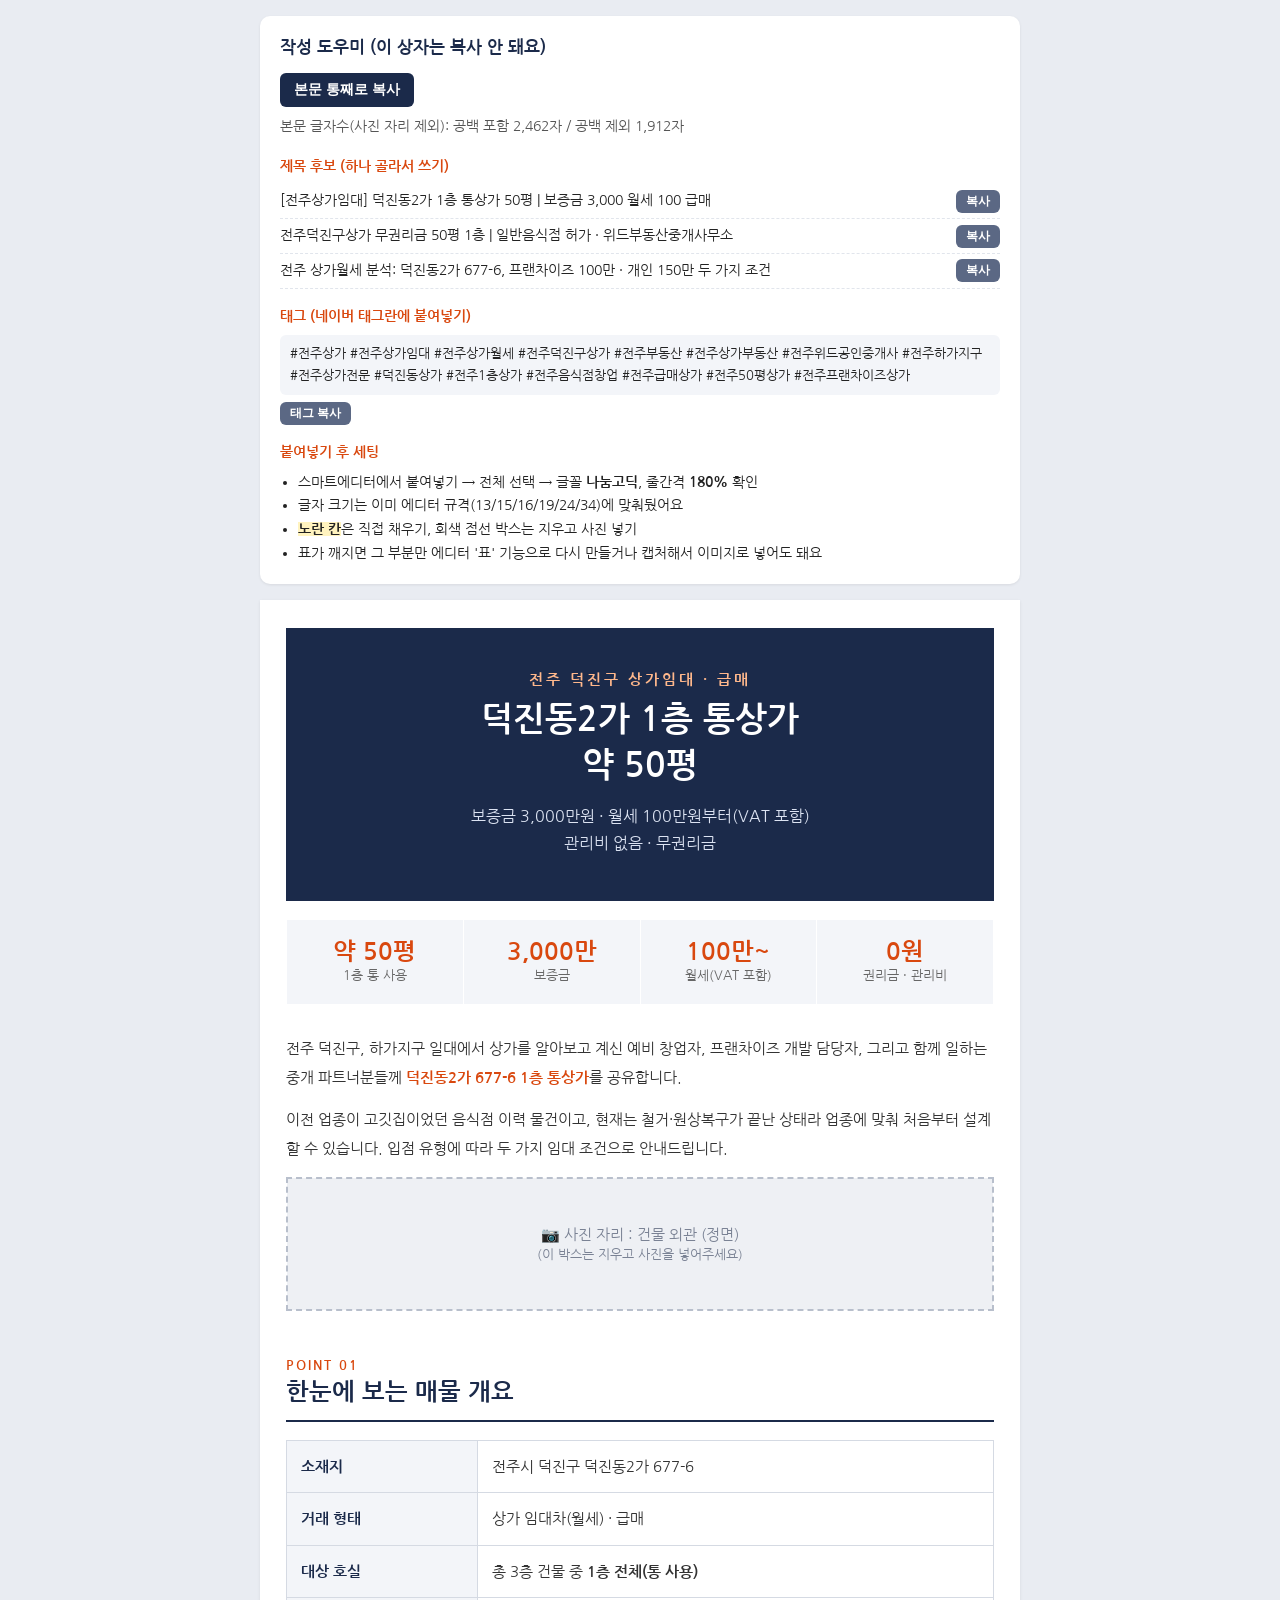
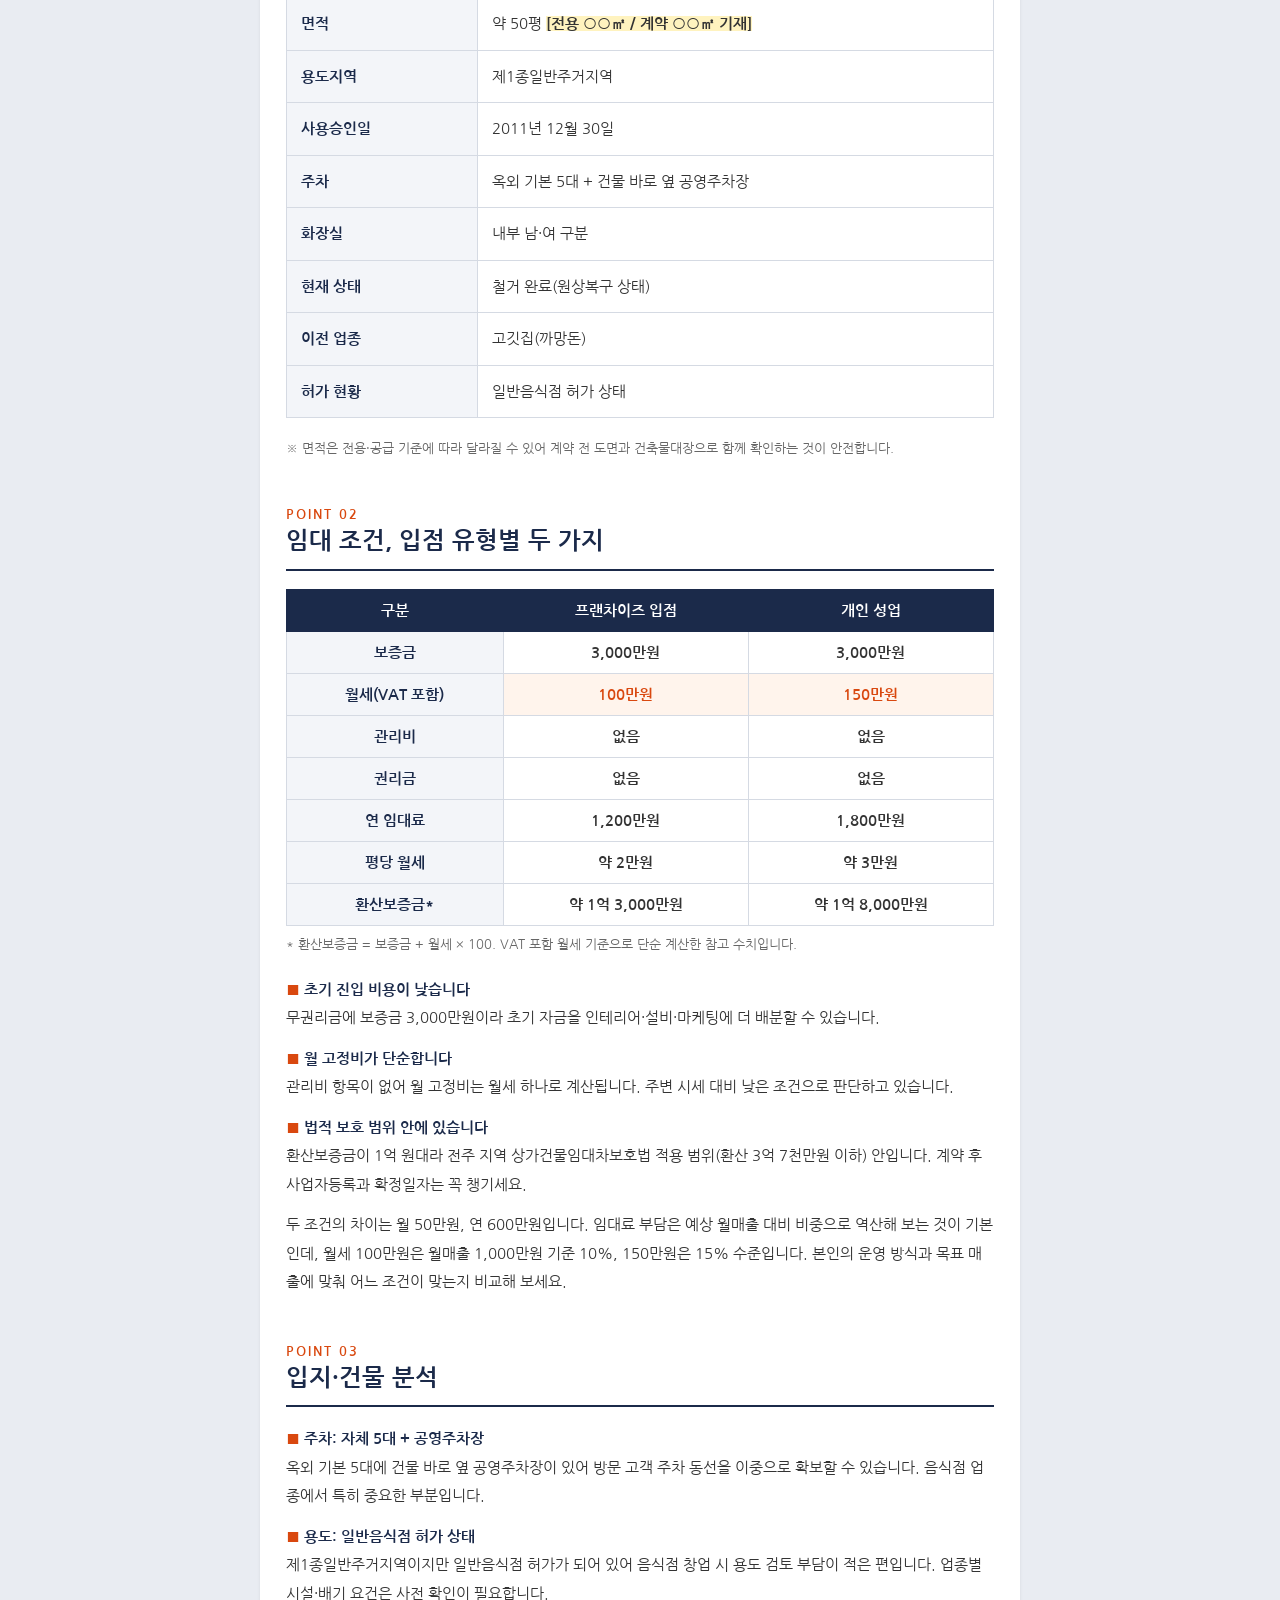
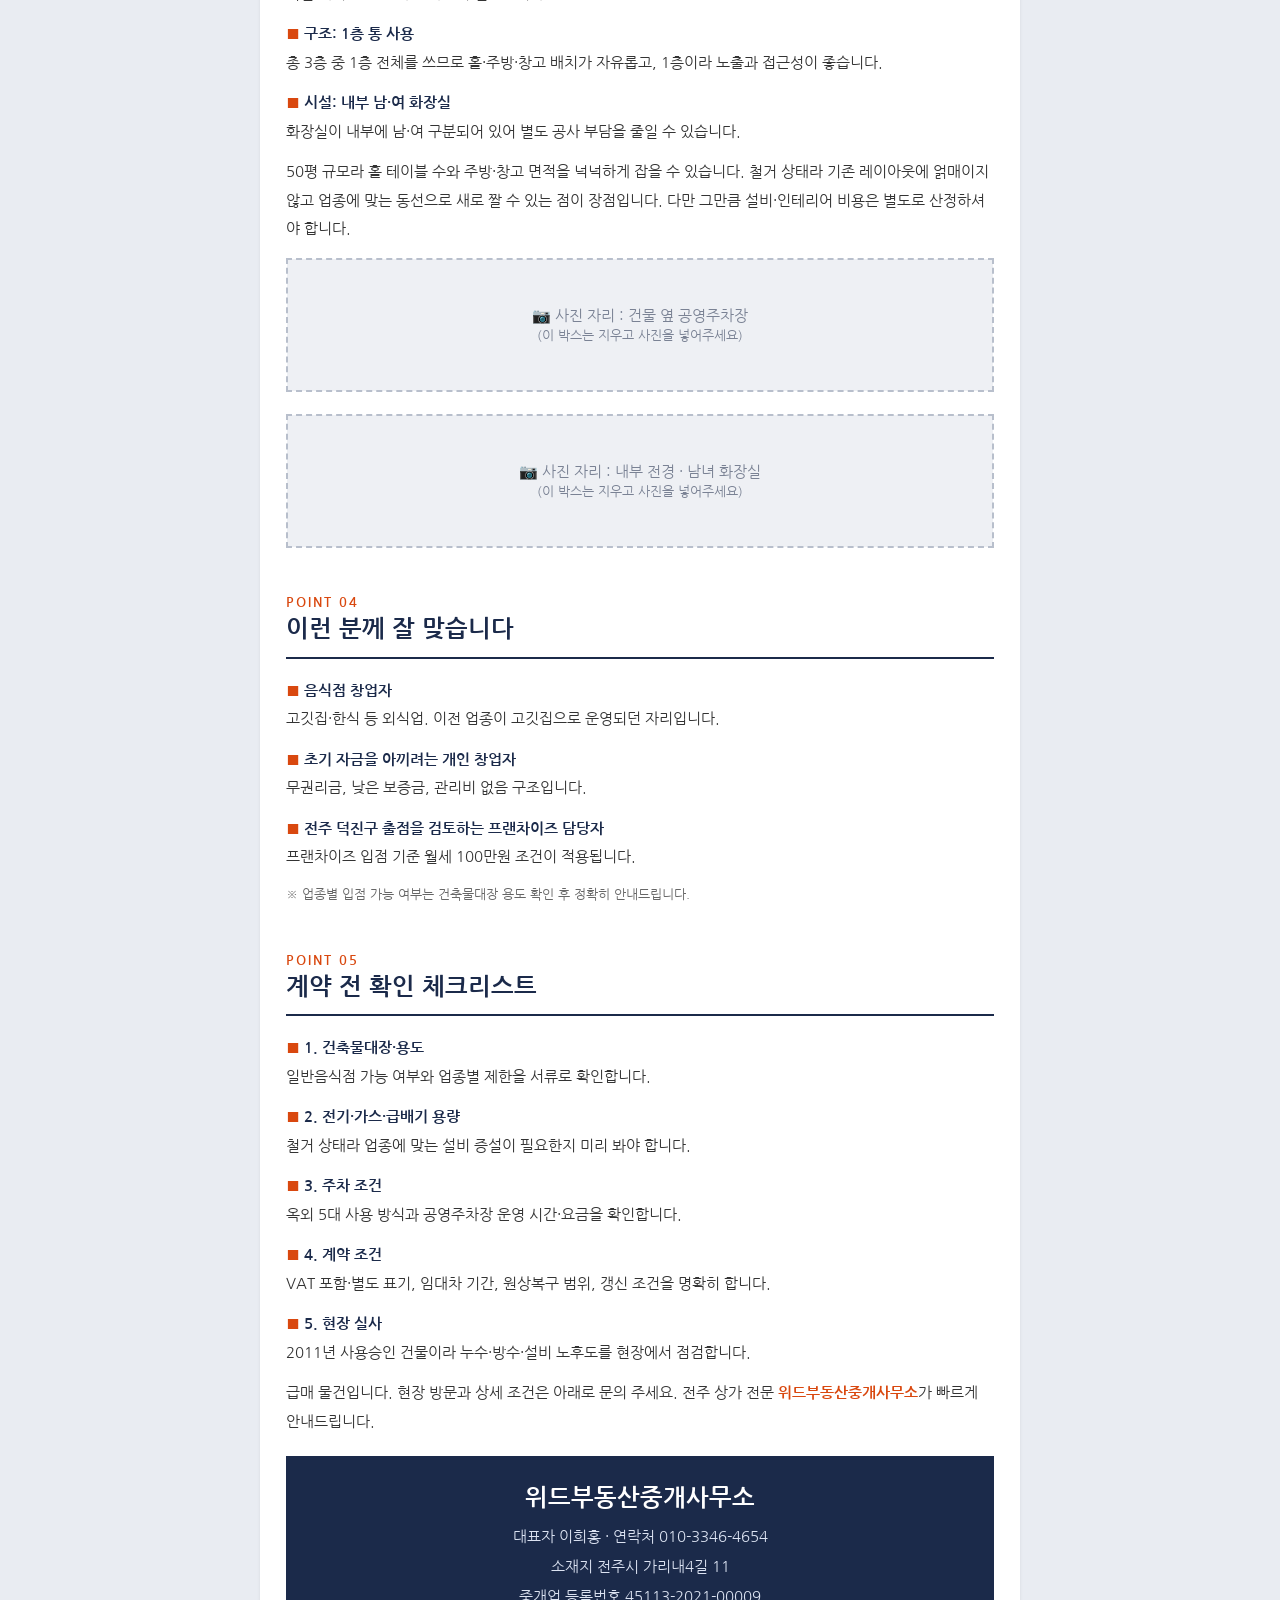
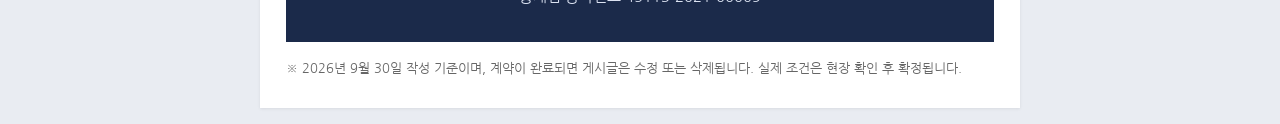
<file: 02_WORKING/BLOG/naver_blog_jeonju_deokjin_sanggu_v1.html>
<!DOCTYPE html>
<html lang="ko">
<head>
<meta charset="utf-8">
<meta name="viewport" content="width=device-width, initial-scale=1">
<title>네이버 블로그 초안 덕진동2가</title>
<link href="https://fonts.googleapis.com/css2?family=Nanum+Gothic:wght@400;700&display=swap" rel="stylesheet">
<style>
  body { margin:0; background:#E9ECF2; font-family:'Nanum Gothic','Malgun Gothic',sans-serif; color:#222; }
  .wrap { max-width:760px; margin:0 auto; padding:16px; }
  .helper { background:#fff; border-radius:10px; padding:18px 20px; margin-bottom:16px; font-size:14px; line-height:1.7; box-shadow:0 1px 3px rgba(0,0,0,.08); }
  .helper h1 { font-size:17px; margin:0 0 10px; color:#1B2A4A; }
  .helper h2 { font-size:14px; margin:16px 0 6px; color:#D9480F; }
  .helper button { cursor:pointer; border:0; border-radius:6px; padding:8px 14px; font-size:14px; font-weight:bold; background:#1B2A4A; color:#fff; }
  .helper button.sm { padding:3px 10px; font-size:12px; margin-left:6px; background:#5B6884; }
  .helper .row { display:flex; align-items:center; justify-content:space-between; gap:8px; padding:5px 0; border-bottom:1px dashed #E1E5EC; }
  .helper .tags { word-break:break-all; background:#F3F5F9; padding:8px 10px; border-radius:6px; font-size:13px; }
  .helper .msg { display:inline-block; margin-left:10px; color:#0B7A3B; font-weight:bold; }
  .helper ul { margin:4px 0 0; padding-left:18px; }
  .stage { background:#fff; padding:28px 26px; box-shadow:0 1px 3px rgba(0,0,0,.08); }
</style>
</head>
<body>
<div class="wrap">

<div class="helper">
  <h1>작성 도우미 (이 상자는 복사 안 돼요)</h1>
  <button onclick="copyPost()">본문 통째로 복사</button><span class="msg" id="msg"></span>
  <div style="margin-top:8px;color:#555;" id="count"></div>

  <h2>제목 후보 (하나 골라서 쓰기)</h2>
  <div class="row"><span>[전주상가임대] 덕진동2가 1층 통상가 50평 | 보증금 3,000 월세 100 급매</span><button class="sm" onclick="copyText(this,'[전주상가임대] 덕진동2가 1층 통상가 50평 | 보증금 3,000 월세 100 급매')">복사</button></div><div class="row"><span>전주덕진구상가 무권리금 50평 1층 | 일반음식점 허가 · 위드부동산중개사무소</span><button class="sm" onclick="copyText(this,'전주덕진구상가 무권리금 50평 1층 | 일반음식점 허가 · 위드부동산중개사무소')">복사</button></div><div class="row"><span>전주 상가월세 분석: 덕진동2가 677-6, 프랜차이즈 100만 · 개인 150만 두 가지 조건</span><button class="sm" onclick="copyText(this,'전주 상가월세 분석: 덕진동2가 677-6, 프랜차이즈 100만 · 개인 150만 두 가지 조건')">복사</button></div>

  <h2>태그 (네이버 태그란에 붙여넣기)</h2>
  <div class="tags" id="tags">#전주상가 #전주상가임대 #전주상가월세 #전주덕진구상가 #전주부동산 #전주상가부동산 #전주위드공인중개사 #전주하가지구 #전주상가전문 #덕진동상가 #전주1층상가 #전주음식점창업 #전주급매상가 #전주50평상가 #전주프랜차이즈상가</div>
  <div style="margin-top:6px;"><button class="sm" style="margin-left:0" onclick="copyText(this, document.getElementById('tags').textContent)">태그 복사</button></div>

  <h2>붙여넣기 후 세팅</h2>
  <ul>
    <li>스마트에디터에서 붙여넣기 → 전체 선택 → 글꼴 <b>나눔고딕</b>, 줄간격 <b>180%</b> 확인</li>
    <li>글자 크기는 이미 에디터 규격(13/15/16/19/24/34)에 맞춰뒀어요</li>
    <li><span style="background:#FFF3BF;font-weight:bold;">노란 칸</span>은 직접 채우기, 회색 점선 박스는 지우고 사진 넣기</li>
    <li>표가 깨지면 그 부분만 에디터 '표' 기능으로 다시 만들거나 캡처해서 이미지로 넣어도 돼요</li>
  </ul>
</div>

<div class="stage">
<div id="post">
<table width="100%" cellpadding="0" cellspacing="0" border="0" style="margin:0 0 18px;border-collapse:collapse;"><tr><td align="center" bgcolor="#1B2A4A" style="font-family:'나눔고딕','Nanum Gothic','Malgun Gothic',sans-serif;padding:44px 20px;"><p style="font-family:'나눔고딕','Nanum Gothic','Malgun Gothic',sans-serif;margin:0 0 10px;font-size:15px;font-weight:bold;color:#FFB88C;letter-spacing:3px;">전주 덕진구 상가임대 · 급매</p><p style="font-family:'나눔고딕','Nanum Gothic','Malgun Gothic',sans-serif;margin:0 0 14px;font-size:34px;font-weight:bold;color:#FFFFFF;line-height:1.35;">덕진동2가 1층 통상가<br>약 50평</p><p style="font-family:'나눔고딕','Nanum Gothic','Malgun Gothic',sans-serif;margin:0;font-size:16px;color:#DCE3F2;line-height:1.7;">보증금 3,000만원 · 월세 100만원부터(VAT 포함)<br>관리비 없음 · 무권리금</p></td></tr></table>
<table width="100%" cellpadding="0" cellspacing="0" border="0" style="margin:0 0 30px;border-collapse:collapse;"><tr><td align="center" bgcolor="#F3F5F9" width="25%" style="font-family:'나눔고딕','Nanum Gothic','Malgun Gothic',sans-serif;padding:20px 4px;border:1px solid #FFFFFF;"><p style="font-family:'나눔고딕','Nanum Gothic','Malgun Gothic',sans-serif;margin:0 0 4px;font-size:24px;font-weight:bold;color:#D9480F;">약 50평</p><p style="font-family:'나눔고딕','Nanum Gothic','Malgun Gothic',sans-serif;margin:0;font-size:13px;color:#666666;">1층 통 사용</p></td><td align="center" bgcolor="#F3F5F9" width="25%" style="font-family:'나눔고딕','Nanum Gothic','Malgun Gothic',sans-serif;padding:20px 4px;border:1px solid #FFFFFF;"><p style="font-family:'나눔고딕','Nanum Gothic','Malgun Gothic',sans-serif;margin:0 0 4px;font-size:24px;font-weight:bold;color:#D9480F;">3,000만</p><p style="font-family:'나눔고딕','Nanum Gothic','Malgun Gothic',sans-serif;margin:0;font-size:13px;color:#666666;">보증금</p></td><td align="center" bgcolor="#F3F5F9" width="25%" style="font-family:'나눔고딕','Nanum Gothic','Malgun Gothic',sans-serif;padding:20px 4px;border:1px solid #FFFFFF;"><p style="font-family:'나눔고딕','Nanum Gothic','Malgun Gothic',sans-serif;margin:0 0 4px;font-size:24px;font-weight:bold;color:#D9480F;">100만~</p><p style="font-family:'나눔고딕','Nanum Gothic','Malgun Gothic',sans-serif;margin:0;font-size:13px;color:#666666;">월세(VAT 포함)</p></td><td align="center" bgcolor="#F3F5F9" width="25%" style="font-family:'나눔고딕','Nanum Gothic','Malgun Gothic',sans-serif;padding:20px 4px;border:1px solid #FFFFFF;"><p style="font-family:'나눔고딕','Nanum Gothic','Malgun Gothic',sans-serif;margin:0 0 4px;font-size:24px;font-weight:bold;color:#D9480F;">0원</p><p style="font-family:'나눔고딕','Nanum Gothic','Malgun Gothic',sans-serif;margin:0;font-size:13px;color:#666666;">권리금 · 관리비</p></td></tr></table>
<p style="font-family:'나눔고딕','Nanum Gothic','Malgun Gothic',sans-serif;margin:0 0 14px;font-size:15px;line-height:1.9;color:#333333;text-align:left;">전주 덕진구, 하가지구 일대에서 상가를 알아보고 계신 예비 창업자, 프랜차이즈 개발 담당자, 그리고 함께 일하는 중개 파트너분들께 <b style="color:#D9480F;">덕진동2가 677-6 1층 통상가</b>를 공유합니다.</p>
<p style="font-family:'나눔고딕','Nanum Gothic','Malgun Gothic',sans-serif;margin:0 0 14px;font-size:15px;line-height:1.9;color:#333333;text-align:left;">이전 업종이 고깃집이었던 음식점 이력 물건이고, 현재는 철거·원상복구가 끝난 상태라 업종에 맞춰 처음부터 설계할 수 있습니다. 입점 유형에 따라 두 가지 임대 조건으로 안내드립니다.</p>
<table data-ph="1" width="100%" cellpadding="0" cellspacing="0" border="0" style="margin:6px 0 22px;border-collapse:collapse;"><tr><td align="center" bgcolor="#EEF0F4" style="font-family:'나눔고딕','Nanum Gothic','Malgun Gothic',sans-serif;padding:46px 10px;border:2px dashed #B8BFCC;font-size:15px;color:#7A8294;">📷 사진 자리 : 건물 외관 (정면)<br><span style="font-size:13px;">(이 박스는 지우고 사진을 넣어주세요)</span></td></tr></table>
<p style="font-family:'나눔고딕','Nanum Gothic','Malgun Gothic',sans-serif;margin:48px 0 4px;font-size:13px;font-weight:bold;color:#D9480F;letter-spacing:2px;">POINT 01</p>
<p style="font-family:'나눔고딕','Nanum Gothic','Malgun Gothic',sans-serif;margin:0 0 18px;padding-bottom:10px;font-size:24px;font-weight:bold;color:#1B2A4A;line-height:1.4;border-bottom:2px solid #1B2A4A;">한눈에 보는 매물 개요</p>
<table width="100%" cellpadding="0" cellspacing="0" border="0" style="margin:0 0 20px;border-collapse:collapse;">
<tr><td width="27%" bgcolor="#F3F5F9" style="font-family:'나눔고딕','Nanum Gothic','Malgun Gothic',sans-serif;padding:13px 14px;border:1px solid #D5DAE3;font-size:15px;font-weight:bold;color:#1B2A4A;">소재지</td><td style="font-family:'나눔고딕','Nanum Gothic','Malgun Gothic',sans-serif;padding:13px 14px;border:1px solid #D5DAE3;font-size:15px;color:#333333;line-height:1.7;">전주시 덕진구 덕진동2가 677-6</td></tr>
<tr><td width="27%" bgcolor="#F3F5F9" style="font-family:'나눔고딕','Nanum Gothic','Malgun Gothic',sans-serif;padding:13px 14px;border:1px solid #D5DAE3;font-size:15px;font-weight:bold;color:#1B2A4A;">거래 형태</td><td style="font-family:'나눔고딕','Nanum Gothic','Malgun Gothic',sans-serif;padding:13px 14px;border:1px solid #D5DAE3;font-size:15px;color:#333333;line-height:1.7;">상가 임대차(월세) · 급매</td></tr>
<tr><td width="27%" bgcolor="#F3F5F9" style="font-family:'나눔고딕','Nanum Gothic','Malgun Gothic',sans-serif;padding:13px 14px;border:1px solid #D5DAE3;font-size:15px;font-weight:bold;color:#1B2A4A;">대상 호실</td><td style="font-family:'나눔고딕','Nanum Gothic','Malgun Gothic',sans-serif;padding:13px 14px;border:1px solid #D5DAE3;font-size:15px;color:#333333;line-height:1.7;">총 3층 건물 중 <b>1층 전체(통 사용)</b></td></tr>
<tr><td width="27%" bgcolor="#F3F5F9" style="font-family:'나눔고딕','Nanum Gothic','Malgun Gothic',sans-serif;padding:13px 14px;border:1px solid #D5DAE3;font-size:15px;font-weight:bold;color:#1B2A4A;">면적</td><td style="font-family:'나눔고딕','Nanum Gothic','Malgun Gothic',sans-serif;padding:13px 14px;border:1px solid #D5DAE3;font-size:15px;color:#333333;line-height:1.7;">약 50평 <span style="background-color:#FFF3BF;font-weight:bold;color:#333333;">[전용 ○○㎡ / 계약 ○○㎡ 기재]</span></td></tr>
<tr><td width="27%" bgcolor="#F3F5F9" style="font-family:'나눔고딕','Nanum Gothic','Malgun Gothic',sans-serif;padding:13px 14px;border:1px solid #D5DAE3;font-size:15px;font-weight:bold;color:#1B2A4A;">용도지역</td><td style="font-family:'나눔고딕','Nanum Gothic','Malgun Gothic',sans-serif;padding:13px 14px;border:1px solid #D5DAE3;font-size:15px;color:#333333;line-height:1.7;">제1종일반주거지역</td></tr>
<tr><td width="27%" bgcolor="#F3F5F9" style="font-family:'나눔고딕','Nanum Gothic','Malgun Gothic',sans-serif;padding:13px 14px;border:1px solid #D5DAE3;font-size:15px;font-weight:bold;color:#1B2A4A;">사용승인일</td><td style="font-family:'나눔고딕','Nanum Gothic','Malgun Gothic',sans-serif;padding:13px 14px;border:1px solid #D5DAE3;font-size:15px;color:#333333;line-height:1.7;">2011년 12월 30일</td></tr>
<tr><td width="27%" bgcolor="#F3F5F9" style="font-family:'나눔고딕','Nanum Gothic','Malgun Gothic',sans-serif;padding:13px 14px;border:1px solid #D5DAE3;font-size:15px;font-weight:bold;color:#1B2A4A;">주차</td><td style="font-family:'나눔고딕','Nanum Gothic','Malgun Gothic',sans-serif;padding:13px 14px;border:1px solid #D5DAE3;font-size:15px;color:#333333;line-height:1.7;">옥외 기본 5대 + 건물 바로 옆 공영주차장</td></tr>
<tr><td width="27%" bgcolor="#F3F5F9" style="font-family:'나눔고딕','Nanum Gothic','Malgun Gothic',sans-serif;padding:13px 14px;border:1px solid #D5DAE3;font-size:15px;font-weight:bold;color:#1B2A4A;">화장실</td><td style="font-family:'나눔고딕','Nanum Gothic','Malgun Gothic',sans-serif;padding:13px 14px;border:1px solid #D5DAE3;font-size:15px;color:#333333;line-height:1.7;">내부 남·여 구분</td></tr>
<tr><td width="27%" bgcolor="#F3F5F9" style="font-family:'나눔고딕','Nanum Gothic','Malgun Gothic',sans-serif;padding:13px 14px;border:1px solid #D5DAE3;font-size:15px;font-weight:bold;color:#1B2A4A;">현재 상태</td><td style="font-family:'나눔고딕','Nanum Gothic','Malgun Gothic',sans-serif;padding:13px 14px;border:1px solid #D5DAE3;font-size:15px;color:#333333;line-height:1.7;">철거 완료(원상복구 상태)</td></tr>
<tr><td width="27%" bgcolor="#F3F5F9" style="font-family:'나눔고딕','Nanum Gothic','Malgun Gothic',sans-serif;padding:13px 14px;border:1px solid #D5DAE3;font-size:15px;font-weight:bold;color:#1B2A4A;">이전 업종</td><td style="font-family:'나눔고딕','Nanum Gothic','Malgun Gothic',sans-serif;padding:13px 14px;border:1px solid #D5DAE3;font-size:15px;color:#333333;line-height:1.7;">고깃집(까망돈)</td></tr>
<tr><td width="27%" bgcolor="#F3F5F9" style="font-family:'나눔고딕','Nanum Gothic','Malgun Gothic',sans-serif;padding:13px 14px;border:1px solid #D5DAE3;font-size:15px;font-weight:bold;color:#1B2A4A;">허가 현황</td><td style="font-family:'나눔고딕','Nanum Gothic','Malgun Gothic',sans-serif;padding:13px 14px;border:1px solid #D5DAE3;font-size:15px;color:#333333;line-height:1.7;">일반음식점 허가 상태</td></tr>
</table>
<p style="font-family:'나눔고딕','Nanum Gothic','Malgun Gothic',sans-serif;margin:0 0 6px;font-size:13px;line-height:1.7;color:#666666;text-align:left;">※ 면적은 전용·공급 기준에 따라 달라질 수 있어 계약 전 도면과 건축물대장으로 함께 확인하는 것이 안전합니다.</p>
<p style="font-family:'나눔고딕','Nanum Gothic','Malgun Gothic',sans-serif;margin:48px 0 4px;font-size:13px;font-weight:bold;color:#D9480F;letter-spacing:2px;">POINT 02</p>
<p style="font-family:'나눔고딕','Nanum Gothic','Malgun Gothic',sans-serif;margin:0 0 18px;padding-bottom:10px;font-size:24px;font-weight:bold;color:#1B2A4A;line-height:1.4;border-bottom:2px solid #1B2A4A;">임대 조건, 입점 유형별 두 가지</p>
<table width="100%" cellpadding="0" cellspacing="0" border="0" style="margin:0 0 8px;border-collapse:collapse;">
<tr><td align="center" bgcolor="#1B2A4A" style="font-family:'나눔고딕','Nanum Gothic','Malgun Gothic',sans-serif;padding:13px 8px;border:1px solid #1B2A4A;font-size:15px;font-weight:bold;color:#FFFFFF;">구분</td><td align="center" bgcolor="#1B2A4A" style="font-family:'나눔고딕','Nanum Gothic','Malgun Gothic',sans-serif;padding:13px 8px;border:1px solid #1B2A4A;font-size:15px;font-weight:bold;color:#FFFFFF;">프랜차이즈 입점</td><td align="center" bgcolor="#1B2A4A" style="font-family:'나눔고딕','Nanum Gothic','Malgun Gothic',sans-serif;padding:13px 8px;border:1px solid #1B2A4A;font-size:15px;font-weight:bold;color:#FFFFFF;">개인 성업</td></tr>
<tr><td align="center" bgcolor="#F3F5F9" style="font-family:'나눔고딕','Nanum Gothic','Malgun Gothic',sans-serif;padding:13px 8px;border:1px solid #D5DAE3;font-size:15px;font-weight:bold;color:#1B2A4A;">보증금</td><td align="center" bgcolor="#FFFFFF" style="font-family:'나눔고딕','Nanum Gothic','Malgun Gothic',sans-serif;padding:13px 8px;border:1px solid #D5DAE3;font-size:15px;font-weight:bold;color:#333333;">3,000만원</td><td align="center" bgcolor="#FFFFFF" style="font-family:'나눔고딕','Nanum Gothic','Malgun Gothic',sans-serif;padding:13px 8px;border:1px solid #D5DAE3;font-size:15px;font-weight:bold;color:#333333;">3,000만원</td></tr>
<tr><td align="center" bgcolor="#F3F5F9" style="font-family:'나눔고딕','Nanum Gothic','Malgun Gothic',sans-serif;padding:13px 8px;border:1px solid #D5DAE3;font-size:15px;font-weight:bold;color:#1B2A4A;">월세(VAT 포함)</td><td align="center" bgcolor="#FFF4EC" style="font-family:'나눔고딕','Nanum Gothic','Malgun Gothic',sans-serif;padding:13px 8px;border:1px solid #D5DAE3;font-size:15px;font-weight:bold;color:#D9480F;">100만원</td><td align="center" bgcolor="#FFF4EC" style="font-family:'나눔고딕','Nanum Gothic','Malgun Gothic',sans-serif;padding:13px 8px;border:1px solid #D5DAE3;font-size:15px;font-weight:bold;color:#D9480F;">150만원</td></tr>
<tr><td align="center" bgcolor="#F3F5F9" style="font-family:'나눔고딕','Nanum Gothic','Malgun Gothic',sans-serif;padding:13px 8px;border:1px solid #D5DAE3;font-size:15px;font-weight:bold;color:#1B2A4A;">관리비</td><td align="center" bgcolor="#FFFFFF" style="font-family:'나눔고딕','Nanum Gothic','Malgun Gothic',sans-serif;padding:13px 8px;border:1px solid #D5DAE3;font-size:15px;font-weight:bold;color:#333333;">없음</td><td align="center" bgcolor="#FFFFFF" style="font-family:'나눔고딕','Nanum Gothic','Malgun Gothic',sans-serif;padding:13px 8px;border:1px solid #D5DAE3;font-size:15px;font-weight:bold;color:#333333;">없음</td></tr>
<tr><td align="center" bgcolor="#F3F5F9" style="font-family:'나눔고딕','Nanum Gothic','Malgun Gothic',sans-serif;padding:13px 8px;border:1px solid #D5DAE3;font-size:15px;font-weight:bold;color:#1B2A4A;">권리금</td><td align="center" bgcolor="#FFFFFF" style="font-family:'나눔고딕','Nanum Gothic','Malgun Gothic',sans-serif;padding:13px 8px;border:1px solid #D5DAE3;font-size:15px;font-weight:bold;color:#333333;">없음</td><td align="center" bgcolor="#FFFFFF" style="font-family:'나눔고딕','Nanum Gothic','Malgun Gothic',sans-serif;padding:13px 8px;border:1px solid #D5DAE3;font-size:15px;font-weight:bold;color:#333333;">없음</td></tr>
<tr><td align="center" bgcolor="#F3F5F9" style="font-family:'나눔고딕','Nanum Gothic','Malgun Gothic',sans-serif;padding:13px 8px;border:1px solid #D5DAE3;font-size:15px;font-weight:bold;color:#1B2A4A;">연 임대료</td><td align="center" bgcolor="#FFFFFF" style="font-family:'나눔고딕','Nanum Gothic','Malgun Gothic',sans-serif;padding:13px 8px;border:1px solid #D5DAE3;font-size:15px;font-weight:bold;color:#333333;">1,200만원</td><td align="center" bgcolor="#FFFFFF" style="font-family:'나눔고딕','Nanum Gothic','Malgun Gothic',sans-serif;padding:13px 8px;border:1px solid #D5DAE3;font-size:15px;font-weight:bold;color:#333333;">1,800만원</td></tr>
<tr><td align="center" bgcolor="#F3F5F9" style="font-family:'나눔고딕','Nanum Gothic','Malgun Gothic',sans-serif;padding:13px 8px;border:1px solid #D5DAE3;font-size:15px;font-weight:bold;color:#1B2A4A;">평당 월세</td><td align="center" bgcolor="#FFFFFF" style="font-family:'나눔고딕','Nanum Gothic','Malgun Gothic',sans-serif;padding:13px 8px;border:1px solid #D5DAE3;font-size:15px;font-weight:bold;color:#333333;">약 2만원</td><td align="center" bgcolor="#FFFFFF" style="font-family:'나눔고딕','Nanum Gothic','Malgun Gothic',sans-serif;padding:13px 8px;border:1px solid #D5DAE3;font-size:15px;font-weight:bold;color:#333333;">약 3만원</td></tr>
<tr><td align="center" bgcolor="#F3F5F9" style="font-family:'나눔고딕','Nanum Gothic','Malgun Gothic',sans-serif;padding:13px 8px;border:1px solid #D5DAE3;font-size:15px;font-weight:bold;color:#1B2A4A;">환산보증금*</td><td align="center" bgcolor="#FFFFFF" style="font-family:'나눔고딕','Nanum Gothic','Malgun Gothic',sans-serif;padding:13px 8px;border:1px solid #D5DAE3;font-size:15px;font-weight:bold;color:#333333;">약 1억 3,000만원</td><td align="center" bgcolor="#FFFFFF" style="font-family:'나눔고딕','Nanum Gothic','Malgun Gothic',sans-serif;padding:13px 8px;border:1px solid #D5DAE3;font-size:15px;font-weight:bold;color:#333333;">약 1억 8,000만원</td></tr>
</table>
<p style="font-family:'나눔고딕','Nanum Gothic','Malgun Gothic',sans-serif;margin:0 0 20px;font-size:13px;line-height:1.7;color:#666666;text-align:left;">* 환산보증금 = 보증금 + 월세 × 100. VAT 포함 월세 기준으로 단순 계산한 참고 수치입니다.</p>
<p style="font-family:'나눔고딕','Nanum Gothic','Malgun Gothic',sans-serif;margin:0 0 12px;font-size:15px;line-height:1.9;color:#333333;"><b style="color:#D9480F;">■</b> <b style="color:#1B2A4A;">초기 진입 비용이 낮습니다</b><br>무권리금에 보증금 3,000만원이라 초기 자금을 인테리어·설비·마케팅에 더 배분할 수 있습니다.</p>
<p style="font-family:'나눔고딕','Nanum Gothic','Malgun Gothic',sans-serif;margin:0 0 12px;font-size:15px;line-height:1.9;color:#333333;"><b style="color:#D9480F;">■</b> <b style="color:#1B2A4A;">월 고정비가 단순합니다</b><br>관리비 항목이 없어 월 고정비는 월세 하나로 계산됩니다. 주변 시세 대비 낮은 조건으로 판단하고 있습니다.</p>
<p style="font-family:'나눔고딕','Nanum Gothic','Malgun Gothic',sans-serif;margin:0 0 12px;font-size:15px;line-height:1.9;color:#333333;"><b style="color:#D9480F;">■</b> <b style="color:#1B2A4A;">법적 보호 범위 안에 있습니다</b><br>환산보증금이 1억 원대라 전주 지역 상가건물임대차보호법 적용 범위(환산 3억 7천만원 이하) 안입니다. 계약 후 사업자등록과 확정일자는 꼭 챙기세요.</p>
<p style="font-family:'나눔고딕','Nanum Gothic','Malgun Gothic',sans-serif;margin:0 0 14px;font-size:15px;line-height:1.9;color:#333333;text-align:left;">두 조건의 차이는 월 50만원, 연 600만원입니다. 임대료 부담은 예상 월매출 대비 비중으로 역산해 보는 것이 기본인데, 월세 100만원은 월매출 1,000만원 기준 10%, 150만원은 15% 수준입니다. 본인의 운영 방식과 목표 매출에 맞춰 어느 조건이 맞는지 비교해 보세요.</p>
<p style="font-family:'나눔고딕','Nanum Gothic','Malgun Gothic',sans-serif;margin:48px 0 4px;font-size:13px;font-weight:bold;color:#D9480F;letter-spacing:2px;">POINT 03</p>
<p style="font-family:'나눔고딕','Nanum Gothic','Malgun Gothic',sans-serif;margin:0 0 18px;padding-bottom:10px;font-size:24px;font-weight:bold;color:#1B2A4A;line-height:1.4;border-bottom:2px solid #1B2A4A;">입지·건물 분석</p>
<p style="font-family:'나눔고딕','Nanum Gothic','Malgun Gothic',sans-serif;margin:0 0 12px;font-size:15px;line-height:1.9;color:#333333;"><b style="color:#D9480F;">■</b> <b style="color:#1B2A4A;">주차: 자체 5대 + 공영주차장</b><br>옥외 기본 5대에 건물 바로 옆 공영주차장이 있어 방문 고객 주차 동선을 이중으로 확보할 수 있습니다. 음식점 업종에서 특히 중요한 부분입니다.</p>
<p style="font-family:'나눔고딕','Nanum Gothic','Malgun Gothic',sans-serif;margin:0 0 12px;font-size:15px;line-height:1.9;color:#333333;"><b style="color:#D9480F;">■</b> <b style="color:#1B2A4A;">용도: 일반음식점 허가 상태</b><br>제1종일반주거지역이지만 일반음식점 허가가 되어 있어 음식점 창업 시 용도 검토 부담이 적은 편입니다. 업종별 시설·배기 요건은 사전 확인이 필요합니다.</p>
<p style="font-family:'나눔고딕','Nanum Gothic','Malgun Gothic',sans-serif;margin:0 0 12px;font-size:15px;line-height:1.9;color:#333333;"><b style="color:#D9480F;">■</b> <b style="color:#1B2A4A;">구조: 1층 통 사용</b><br>총 3층 중 1층 전체를 쓰므로 홀·주방·창고 배치가 자유롭고, 1층이라 노출과 접근성이 좋습니다.</p>
<p style="font-family:'나눔고딕','Nanum Gothic','Malgun Gothic',sans-serif;margin:0 0 12px;font-size:15px;line-height:1.9;color:#333333;"><b style="color:#D9480F;">■</b> <b style="color:#1B2A4A;">시설: 내부 남·여 화장실</b><br>화장실이 내부에 남·여 구분되어 있어 별도 공사 부담을 줄일 수 있습니다.</p>
<p style="font-family:'나눔고딕','Nanum Gothic','Malgun Gothic',sans-serif;margin:0 0 14px;font-size:15px;line-height:1.9;color:#333333;text-align:left;">50평 규모라 홀 테이블 수와 주방·창고 면적을 넉넉하게 잡을 수 있습니다. 철거 상태라 기존 레이아웃에 얽매이지 않고 업종에 맞는 동선으로 새로 짤 수 있는 점이 장점입니다. 다만 그만큼 설비·인테리어 비용은 별도로 산정하셔야 합니다.</p>
<table data-ph="1" width="100%" cellpadding="0" cellspacing="0" border="0" style="margin:6px 0 22px;border-collapse:collapse;"><tr><td align="center" bgcolor="#EEF0F4" style="font-family:'나눔고딕','Nanum Gothic','Malgun Gothic',sans-serif;padding:46px 10px;border:2px dashed #B8BFCC;font-size:15px;color:#7A8294;">📷 사진 자리 : 건물 옆 공영주차장<br><span style="font-size:13px;">(이 박스는 지우고 사진을 넣어주세요)</span></td></tr></table>
<table data-ph="1" width="100%" cellpadding="0" cellspacing="0" border="0" style="margin:6px 0 22px;border-collapse:collapse;"><tr><td align="center" bgcolor="#EEF0F4" style="font-family:'나눔고딕','Nanum Gothic','Malgun Gothic',sans-serif;padding:46px 10px;border:2px dashed #B8BFCC;font-size:15px;color:#7A8294;">📷 사진 자리 : 내부 전경 · 남녀 화장실<br><span style="font-size:13px;">(이 박스는 지우고 사진을 넣어주세요)</span></td></tr></table>
<p style="font-family:'나눔고딕','Nanum Gothic','Malgun Gothic',sans-serif;margin:48px 0 4px;font-size:13px;font-weight:bold;color:#D9480F;letter-spacing:2px;">POINT 04</p>
<p style="font-family:'나눔고딕','Nanum Gothic','Malgun Gothic',sans-serif;margin:0 0 18px;padding-bottom:10px;font-size:24px;font-weight:bold;color:#1B2A4A;line-height:1.4;border-bottom:2px solid #1B2A4A;">이런 분께 잘 맞습니다</p>
<p style="font-family:'나눔고딕','Nanum Gothic','Malgun Gothic',sans-serif;margin:0 0 12px;font-size:15px;line-height:1.9;color:#333333;"><b style="color:#D9480F;">■</b> <b style="color:#1B2A4A;">음식점 창업자</b><br>고깃집·한식 등 외식업. 이전 업종이 고깃집으로 운영되던 자리입니다.</p>
<p style="font-family:'나눔고딕','Nanum Gothic','Malgun Gothic',sans-serif;margin:0 0 12px;font-size:15px;line-height:1.9;color:#333333;"><b style="color:#D9480F;">■</b> <b style="color:#1B2A4A;">초기 자금을 아끼려는 개인 창업자</b><br>무권리금, 낮은 보증금, 관리비 없음 구조입니다.</p>
<p style="font-family:'나눔고딕','Nanum Gothic','Malgun Gothic',sans-serif;margin:0 0 12px;font-size:15px;line-height:1.9;color:#333333;"><b style="color:#D9480F;">■</b> <b style="color:#1B2A4A;">전주 덕진구 출점을 검토하는 프랜차이즈 담당자</b><br>프랜차이즈 입점 기준 월세 100만원 조건이 적용됩니다.</p>
<p style="font-family:'나눔고딕','Nanum Gothic','Malgun Gothic',sans-serif;margin:0 0 6px;font-size:13px;line-height:1.7;color:#666666;text-align:left;">※ 업종별 입점 가능 여부는 건축물대장 용도 확인 후 정확히 안내드립니다.</p>
<p style="font-family:'나눔고딕','Nanum Gothic','Malgun Gothic',sans-serif;margin:48px 0 4px;font-size:13px;font-weight:bold;color:#D9480F;letter-spacing:2px;">POINT 05</p>
<p style="font-family:'나눔고딕','Nanum Gothic','Malgun Gothic',sans-serif;margin:0 0 18px;padding-bottom:10px;font-size:24px;font-weight:bold;color:#1B2A4A;line-height:1.4;border-bottom:2px solid #1B2A4A;">계약 전 확인 체크리스트</p>
<p style="font-family:'나눔고딕','Nanum Gothic','Malgun Gothic',sans-serif;margin:0 0 12px;font-size:15px;line-height:1.9;color:#333333;"><b style="color:#D9480F;">■</b> <b style="color:#1B2A4A;">1. 건축물대장·용도</b><br>일반음식점 가능 여부와 업종별 제한을 서류로 확인합니다.</p>
<p style="font-family:'나눔고딕','Nanum Gothic','Malgun Gothic',sans-serif;margin:0 0 12px;font-size:15px;line-height:1.9;color:#333333;"><b style="color:#D9480F;">■</b> <b style="color:#1B2A4A;">2. 전기·가스·급배기 용량</b><br>철거 상태라 업종에 맞는 설비 증설이 필요한지 미리 봐야 합니다.</p>
<p style="font-family:'나눔고딕','Nanum Gothic','Malgun Gothic',sans-serif;margin:0 0 12px;font-size:15px;line-height:1.9;color:#333333;"><b style="color:#D9480F;">■</b> <b style="color:#1B2A4A;">3. 주차 조건</b><br>옥외 5대 사용 방식과 공영주차장 운영 시간·요금을 확인합니다.</p>
<p style="font-family:'나눔고딕','Nanum Gothic','Malgun Gothic',sans-serif;margin:0 0 12px;font-size:15px;line-height:1.9;color:#333333;"><b style="color:#D9480F;">■</b> <b style="color:#1B2A4A;">4. 계약 조건</b><br>VAT 포함·별도 표기, 임대차 기간, 원상복구 범위, 갱신 조건을 명확히 합니다.</p>
<p style="font-family:'나눔고딕','Nanum Gothic','Malgun Gothic',sans-serif;margin:0 0 12px;font-size:15px;line-height:1.9;color:#333333;"><b style="color:#D9480F;">■</b> <b style="color:#1B2A4A;">5. 현장 실사</b><br>2011년 사용승인 건물이라 누수·방수·설비 노후도를 현장에서 점검합니다.</p>
<p style="font-family:'나눔고딕','Nanum Gothic','Malgun Gothic',sans-serif;margin:0 0 20px;font-size:15px;line-height:1.9;color:#333333;text-align:left;">급매 물건입니다. 현장 방문과 상세 조건은 아래로 문의 주세요. 전주 상가 전문 <b style="color:#D9480F;">위드부동산중개사무소</b>가 빠르게 안내드립니다.</p>
<table width="100%" cellpadding="0" cellspacing="0" border="0" style="margin:0 0 16px;border-collapse:collapse;"><tr><td align="center" bgcolor="#1B2A4A" style="font-family:'나눔고딕','Nanum Gothic','Malgun Gothic',sans-serif;padding:30px 18px;"><p style="font-family:'나눔고딕','Nanum Gothic','Malgun Gothic',sans-serif;margin:0 0 12px;font-size:24px;font-weight:bold;color:#FFFFFF;">위드부동산중개사무소</p><p style="font-family:'나눔고딕','Nanum Gothic','Malgun Gothic',sans-serif;margin:0;font-size:15px;color:#DCE3F2;line-height:2.0;">대표자 이희홍 · 연락처 010-3346-4654<br>소재지 전주시 가리내4길 11<br>중개업 등록번호 45113-2021-00009</p></td></tr></table>
<p style="font-family:'나눔고딕','Nanum Gothic','Malgun Gothic',sans-serif;margin:0 0 0px;font-size:13px;line-height:1.7;color:#666666;text-align:left;">※ 2026년 9월 30일 작성 기준이며, 계약이 완료되면 게시글은 수정 또는 삭제됩니다. 실제 조건은 현장 확인 후 확정됩니다.</p>
</div>
</div>

</div>
<script>
function setMsg(t){ var m=document.getElementById('msg'); m.textContent=t; setTimeout(function(){m.textContent='';},2500); }
function copyPost(){
  var el=document.getElementById('post'), sel=window.getSelection(), r=document.createRange();
  sel.removeAllRanges(); r.selectNodeContents(el); sel.addRange(r);
  var ok=false; try{ ok=document.execCommand('copy'); }catch(e){}
  sel.removeAllRanges();
  setMsg(ok ? '복사됨! 에디터에 Ctrl+V' : '복사 실패: 본문을 드래그 후 Ctrl+C 해주세요');
}
function copyText(btn,t){
  var ta=document.createElement('textarea'); ta.value=t; document.body.appendChild(ta); ta.select();
  var ok=false; try{ ok=document.execCommand('copy'); }catch(e){}
  document.body.removeChild(ta);
  var old=btn.textContent; btn.textContent= ok ? '복사됨' : '실패'; setTimeout(function(){btn.textContent=old;},1500);
}
(function(){
  var c=document.getElementById('post').cloneNode(true);
  c.querySelectorAll('[data-ph]').forEach(function(n){n.remove();});
  var t=c.textContent.replace(/\s+/g,' ').trim();
  document.getElementById('count').textContent='본문 글자수(사진 자리 제외): 공백 포함 '+t.length.toLocaleString()+'자 / 공백 제외 '+t.replace(/ /g,'').length.toLocaleString()+'자';
})();
</script>
</body>
</html>
</file>
